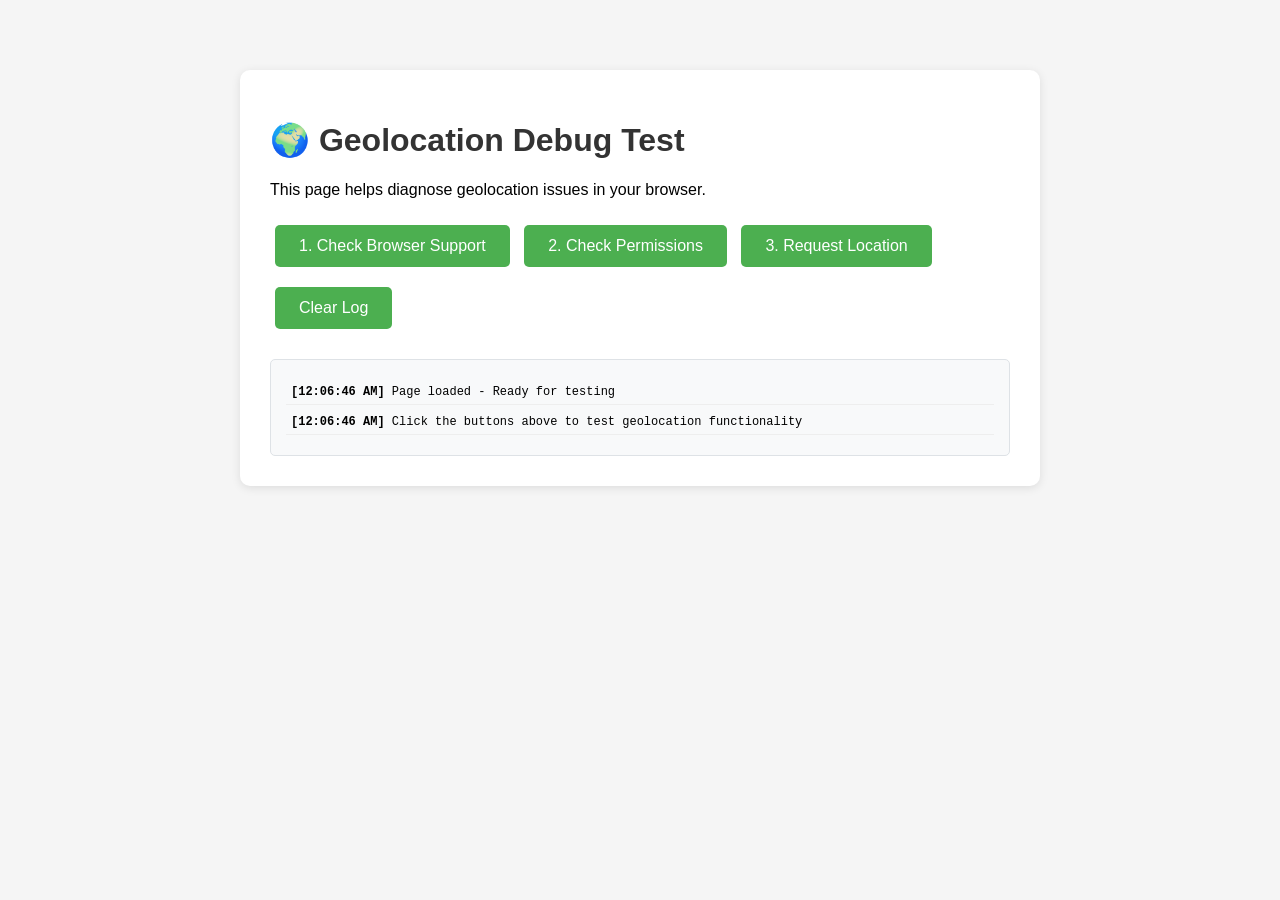
<file: frontend/geolocation-test.html>
<!DOCTYPE html>
<html lang="en">

<head>
    <meta charset="UTF-8">
    <meta name="viewport" content="width=device-width, initial-scale=1.0">
    <title>Geolocation Debug Test</title>
    <style>
        body {
            font-family: Arial, sans-serif;
            max-width: 800px;
            margin: 50px auto;
            padding: 20px;
            background: #f5f5f5;
        }

        .container {
            background: white;
            padding: 30px;
            border-radius: 10px;
            box-shadow: 0 2px 10px rgba(0, 0, 0, 0.1);
        }

        h1 {
            color: #333;
        }

        button {
            background: #4CAF50;
            color: white;
            padding: 12px 24px;
            border: none;
            border-radius: 5px;
            cursor: pointer;
            font-size: 16px;
            margin: 10px 5px;
        }

        button:hover {
            background: #45a049;
        }

        .status {
            margin: 20px 0;
            padding: 15px;
            border-radius: 5px;
            font-weight: bold;
        }

        .success {
            background: #d4edda;
            color: #155724;
            border: 1px solid #c3e6cb;
        }

        .error {
            background: #f8d7da;
            color: #721c24;
            border: 1px solid #f5c6cb;
        }

        .info {
            background: #d1ecf1;
            color: #0c5460;
            border: 1px solid #bee5eb;
        }

        .log {
            background: #f8f9fa;
            border: 1px solid #dee2e6;
            padding: 15px;
            border-radius: 5px;
            margin-top: 20px;
            max-height: 400px;
            overflow-y: auto;
            font-family: 'Courier New', monospace;
            font-size: 12px;
        }

        .log-entry {
            margin: 5px 0;
            padding: 5px;
            border-bottom: 1px solid #eee;
        }
    </style>
</head>

<body>
    <div class="container">
        <h1>🌍 Geolocation Debug Test</h1>
        <p>This page helps diagnose geolocation issues in your browser.</p>

        <div>
            <button onclick="checkSupport()">1. Check Browser Support</button>
            <button onclick="checkPermissions()">2. Check Permissions</button>
            <button onclick="requestLocation()">3. Request Location</button>
            <button onclick="clearLog()">Clear Log</button>
        </div>

        <div id="status"></div>
        <div id="log" class="log"></div>
    </div>

    <script>
        function log(message, type = 'info') {
            const logDiv = document.getElementById('log');
            const timestamp = new Date().toLocaleTimeString();
            const entry = document.createElement('div');
            entry.className = 'log-entry';
            entry.innerHTML = `<strong>[${timestamp}]</strong> ${message}`;
            logDiv.appendChild(entry);
            logDiv.scrollTop = logDiv.scrollHeight;
            console.log(message);
        }

        function showStatus(message, type) {
            const statusDiv = document.getElementById('status');
            statusDiv.className = `status ${type}`;
            statusDiv.textContent = message;
        }

        function clearLog() {
            document.getElementById('log').innerHTML = '';
            document.getElementById('status').innerHTML = '';
        }

        function checkSupport() {
            log('=== Checking Browser Support ===');

            if ('geolocation' in navigator) {
                log('✅ Geolocation API is supported');
                showStatus('✅ Your browser supports geolocation', 'success');
            } else {
                log('❌ Geolocation API is NOT supported');
                showStatus('❌ Your browser does not support geolocation', 'error');
            }

            log(`Browser: ${navigator.userAgent}`);
            log(`Protocol: ${window.location.protocol}`);
            log(`Secure Context: ${window.isSecureContext}`);

            if (window.location.protocol === 'http:' && window.location.hostname !== 'localhost') {
                log('⚠️ WARNING: Geolocation requires HTTPS (except for localhost)');
            }
        }

        async function checkPermissions() {
            log('=== Checking Permissions ===');

            if (!navigator.permissions) {
                log('⚠️ Permissions API not available in this browser');
                showStatus('⚠️ Cannot check permissions (API not available)', 'info');
                return;
            }

            try {
                const result = await navigator.permissions.query({ name: 'geolocation' });
                log(`Permission state: ${result.state}`);

                switch (result.state) {
                    case 'granted':
                        showStatus('✅ Location permission is GRANTED', 'success');
                        break;
                    case 'denied':
                        showStatus('❌ Location permission is DENIED - Enable it in browser settings', 'error');
                        log('To fix: Click the lock/info icon in address bar → Site settings → Location → Allow');
                        break;
                    case 'prompt':
                        showStatus('⚠️ Location permission will be PROMPTED when requested', 'info');
                        break;
                }

                result.addEventListener('change', () => {
                    log(`Permission changed to: ${result.state}`);
                });
            } catch (error) {
                log(`Error checking permissions: ${error.message}`);
                showStatus('❌ Error checking permissions', 'error');
            }
        }

        function requestLocation() {
            log('=== Requesting Location ===');
            showStatus('⏳ Requesting your location...', 'info');

            if (!navigator.geolocation) {
                log('❌ Geolocation not supported');
                showStatus('❌ Geolocation not supported', 'error');
                return;
            }

            const options = {
                enableHighAccuracy: true,
                timeout: 30000,
                maximumAge: 0
            };

            log(`Options: ${JSON.stringify(options)}`);
            log('Calling navigator.geolocation.getCurrentPosition()...');

            navigator.geolocation.getCurrentPosition(
                (position) => {
                    log('✅ SUCCESS! Location received');
                    log(`Latitude: ${position.coords.latitude}`);
                    log(`Longitude: ${position.coords.longitude}`);
                    log(`Accuracy: ±${Math.round(position.coords.accuracy)} meters`);
                    log(`Altitude: ${position.coords.altitude || 'N/A'}`);
                    log(`Speed: ${position.coords.speed || 'N/A'}`);
                    log(`Timestamp: ${new Date(position.timestamp).toLocaleString()}`);

                    showStatus(`✅ Location detected: ${position.coords.latitude.toFixed(6)}, ${position.coords.longitude.toFixed(6)} (±${Math.round(position.coords.accuracy)}m)`, 'success');
                },
                (error) => {
                    log('❌ ERROR occurred');
                    log(`Error code: ${error.code}`);
                    log(`Error message: ${error.message}`);

                    let errorMessage = '';
                    switch (error.code) {
                        case 1:
                            errorMessage = 'PERMISSION_DENIED - User denied location access';
                            log('Fix: Enable location in browser settings');
                            break;
                        case 2:
                            errorMessage = 'POSITION_UNAVAILABLE - Location information unavailable';
                            log('Fix: Check if location services are enabled on your device');
                            break;
                        case 3:
                            errorMessage = 'TIMEOUT - Request timed out';
                            log('Fix: Try again with better signal/connection');
                            break;
                        default:
                            errorMessage = 'UNKNOWN_ERROR';
                    }

                    showStatus(`❌ ${errorMessage}`, 'error');
                },
                options
            );
        }

        // Auto-run basic checks on load
        window.addEventListener('load', () => {
            log('Page loaded - Ready for testing');
            log('Click the buttons above to test geolocation functionality');
        });
    </script>
</body>

</html>
</file>
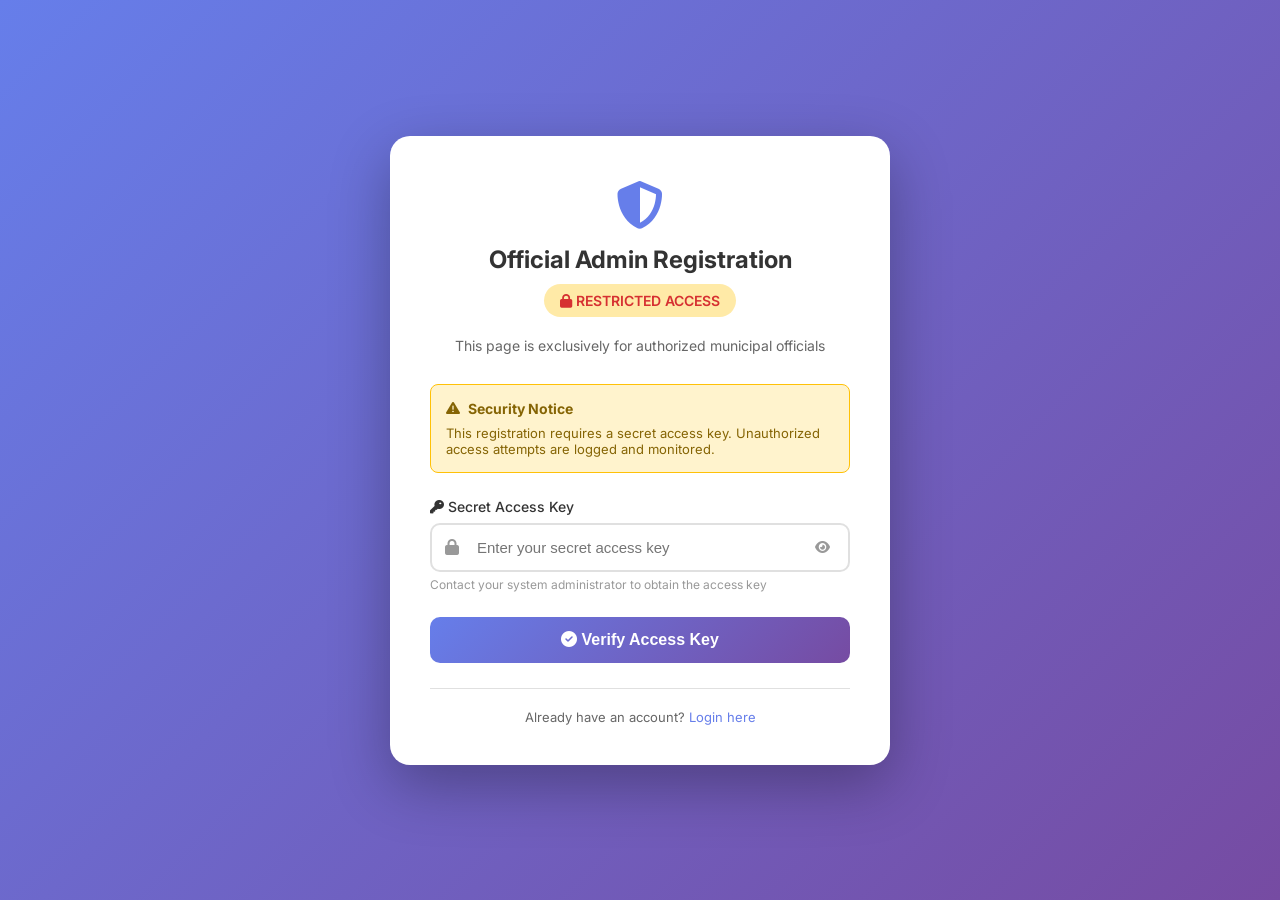
<file: frontend/official-admin-register.html>
<!DOCTYPE html>
<html lang="en">

<head>
    <meta charset="UTF-8">
    <meta name="viewport" content="width=device-width, initial-scale=1.0">
    <title>Official Access Only - CivicFix</title>

    <!-- Font Awesome -->
    <link rel="stylesheet" href="https://cdnjs.cloudflare.com/ajax/libs/font-awesome/6.4.2/css/all.min.css">

    <!-- Google Fonts -->
    <link href="https://fonts.googleapis.com/css2?family=Inter:wght@300;400;500;600;700&display=swap" rel="stylesheet">

    <style>
        * {
            margin: 0;
            padding: 0;
            box-sizing: border-box;
        }

        body {
            font-family: 'Inter', sans-serif;
            background: linear-gradient(135deg, #667eea 0%, #764ba2 100%);
            min-height: 100vh;
            display: flex;
            align-items: center;
            justify-content: center;
            padding: 20px;
        }

        .container {
            background: white;
            border-radius: 20px;
            box-shadow: 0 20px 60px rgba(0, 0, 0, 0.3);
            max-width: 500px;
            width: 100%;
            padding: 40px;
        }

        .header {
            text-align: center;
            margin-bottom: 30px;
        }

        .header .logo {
            font-size: 48px;
            color: #667eea;
            margin-bottom: 10px;
        }

        .header h1 {
            font-size: 24px;
            color: #333;
            margin-bottom: 10px;
        }

        .header .badge {
            display: inline-block;
            background: #ffeaa7;
            color: #d63031;
            padding: 8px 16px;
            border-radius: 20px;
            font-size: 14px;
            font-weight: 600;
            margin-bottom: 20px;
        }

        .header p {
            color: #666;
            font-size: 14px;
        }

        .form-group {
            margin-bottom: 25px;
        }

        label {
            display: block;
            margin-bottom: 8px;
            color: #333;
            font-weight: 500;
            font-size: 14px;
        }

        .input-group {
            position: relative;
        }

        .input-icon {
            position: absolute;
            left: 15px;
            top: 50%;
            transform: translateY(-50%);
            color: #999;
        }

        input {
            width: 100%;
            padding: 14px 14px 14px 45px;
            border: 2px solid #e0e0e0;
            border-radius: 10px;
            font-size: 15px;
            transition: all 0.3s;
        }

        input:focus {
            outline: none;
            border-color: #667eea;
            box-shadow: 0 0 0 3px rgba(102, 126, 234, 0.1);
        }

        .password-toggle {
            position: absolute;
            right: 15px;
            top: 50%;
            transform: translateY(-50%);
            background: none;
            border: none;
            color: #999;
            cursor: pointer;
            padding: 5px;
        }

        .password-toggle:hover {
            color: #667eea;
        }

        .form-hint {
            font-size: 12px;
            color: #999;
            margin-top: 5px;
            display: block;
        }

        .btn {
            width: 100%;
            padding: 14px;
            background: linear-gradient(135deg, #667eea 0%, #764ba2 100%);
            color: white;
            border: none;
            border-radius: 10px;
            font-size: 16px;
            font-weight: 600;
            cursor: pointer;
            transition: transform 0.2s, box-shadow 0.2s;
        }

        .btn:hover {
            transform: translateY(-2px);
            box-shadow: 0 10px 20px rgba(102, 126, 234, 0.3);
        }

        .btn:disabled {
            opacity: 0.6;
            cursor: not-allowed;
            transform: none;
        }

        .alert {
            padding: 12px 16px;
            border-radius: 8px;
            margin-bottom: 20px;
            display: none;
        }

        .alert.show {
            display: block;
        }

        .alert-error {
            background: #fee;
            color: #c00;
            border-left: 4px solid #c00;
        }

        .alert-success {
            background: #efe;
            color: #0a0;
            border-left: 4px solid #0a0;
        }

        .alert-info {
            background: #e7f3ff;
            color: #0066cc;
            border-left: 4px solid #0066cc;
        }

        .security-notice {
            background: #fff3cd;
            border: 1px solid #ffc107;
            border-radius: 8px;
            padding: 15px;
            margin-bottom: 25px;
        }

        .security-notice h4 {
            color: #856404;
            font-size: 14px;
            margin-bottom: 8px;
            display: flex;
            align-items: center;
            gap: 8px;
        }

        .security-notice p {
            color: #856404;
            font-size: 13px;
            margin: 0;
        }

        .step-indicator {
            display: none;
            text-align: center;
            margin-bottom: 25px;
        }

        .step-indicator.show {
            display: block;
        }

        .step-indicator .step {
            display: inline-block;
            width: 30px;
            height: 30px;
            line-height: 30px;
            border-radius: 50%;
            background: #e0e0e0;
            color: #999;
            margin: 0 5px;
            font-size: 14px;
            font-weight: 600;
        }

        .step-indicator .step.active {
            background: #667eea;
            color: white;
        }

        .step-indicator .step.completed {
            background: #10b981;
            color: white;
        }

        #step1,
        #step2 {
            display: none;
        }

        #step1.active,
        #step2.active {
            display: block;
        }

        .footer {
            text-align: center;
            margin-top: 25px;
            padding-top: 20px;
            border-top: 1px solid #e0e0e0;
            font-size: 13px;
            color: #666;
        }
    </style>
</head>

<body>
    <div class="container">
        <div class="header">
            <div class="logo">
                <i class="fas fa-shield-alt"></i>
            </div>
            <h1>Official Admin Registration</h1>
            <div class="badge">
                <i class="fas fa-lock"></i> RESTRICTED ACCESS
            </div>
            <p>This page is exclusively for authorized municipal officials</p>
        </div>

        <div class="security-notice">
            <h4>
                <i class="fas fa-exclamation-triangle"></i>
                Security Notice
            </h4>
            <p>This registration requires a secret access key. Unauthorized access attempts are logged and monitored.
            </p>
        </div>

        <div id="alertContainer"></div>

        <div class="step-indicator" id="stepIndicator">
            <span class="step active" id="stepNum1">1</span>
            <span class="step" id="stepNum2">2</span>
        </div>

        <!-- Step 1: Access Key Verification -->
        <form id="step1" class="active">
            <div class="form-group">
                <label for="accessKey">
                    <i class="fas fa-key"></i> Secret Access Key
                </label>
                <div class="input-group">
                    <span class="input-icon"><i class="fas fa-lock"></i></span>
                    <input type="password" id="accessKey" placeholder="Enter your secret access key" required
                        autocomplete="off">
                    <button type="button" class="password-toggle" onclick="togglePassword('accessKey')">
                        <i class="fas fa-eye"></i>
                    </button>
                </div>
                <span class="form-hint">Contact your system administrator to obtain the access key</span>
            </div>

            <button type="submit" class="btn" id="verifyBtn">
                <i class="fas fa-check-circle"></i> Verify Access Key
            </button>
        </form>

        <!-- Step 2: Admin Registration Form -->
        <form id="step2">
            <h3 style="margin-bottom: 20px; color: #333; font-size: 18px;">
                <i class="fas fa-user-shield"></i> Admin Details
            </h3>

            <div class="form-group">
                <label for="name">Full Name</label>
                <div class="input-group">
                    <span class="input-icon"><i class="fas fa-user"></i></span>
                    <input type="text" id="name" placeholder="Enter your full name" required>
                </div>
            </div>

            <div class="form-group">
                <label for="phone">Phone Number</label>
                <div class="input-group">
                    <span class="input-icon"><i class="fas fa-phone"></i></span>
                    <input type="tel" id="phone" placeholder="10-digit mobile number" maxlength="10" pattern="[0-9]{10}"
                        required>
                </div>
                <span class="form-hint">This will be your login username</span>
            </div>

            <div class="form-group">
                <label for="email">Email Address (Optional)</label>
                <div class="input-group">
                    <span class="input-icon"><i class="fas fa-envelope"></i></span>
                    <input type="email" id="email" placeholder="your.email@example.com">
                </div>
            </div>

            <div class="form-group">
                <label for="department">Department/Organization</label>
                <div class="input-group">
                    <span class="input-icon"><i class="fas fa-building"></i></span>
                    <input type="text" id="department" placeholder="e.g., Municipal Corporation" required>
                </div>
            </div>

            <div class="form-group">
                <label for="password">Password</label>
                <div class="input-group">
                    <span class="input-icon"><i class="fas fa-lock"></i></span>
                    <input type="password" id="password" placeholder="At least 8 characters" minlength="8" required>
                    <button type="button" class="password-toggle" onclick="togglePassword('password')">
                        <i class="fas fa-eye"></i>
                    </button>
                </div>
                <span class="form-hint">Use a strong password with uppercase, lowercase, numbers, and symbols</span>
            </div>

            <div class="form-group">
                <label for="confirmPassword">Confirm Password</label>
                <div class="input-group">
                    <span class="input-icon"><i class="fas fa-lock"></i></span>
                    <input type="password" id="confirmPassword" placeholder="Re-enter your password" minlength="8"
                        required>
                    <button type="button" class="password-toggle" onclick="togglePassword('confirmPassword')">
                        <i class="fas fa-eye"></i>
                    </button>
                </div>
            </div>

            <button type="submit" class="btn" id="registerBtn">
                <i class="fas fa-user-plus"></i> Complete Registration
            </button>
        </form>

        <div class="footer">
            <p>Already have an account? <a href="admin-login.html" style="color: #667eea; text-decoration: none;">Login
                    here</a></p>
        </div>
    </div>

    <script>
        // SECRET ACCESS KEY - Change this to your own secret key
        // In production, this should be validated server-side
        const SECRET_ACCESS_KEY = 'CIVICFIX-ADMIN-2024-SECURE';

        const API_BASE_URL = ['localhost', '127.0.0.1'].includes(window.location.hostname)
            ? `https://${window.location.hostname}:5000/api`
            : '/api';

        let accessGranted = false;

        // Toggle password visibility
        function togglePassword(inputId) {
            const input = document.getElementById(inputId);
            const icon = input.nextElementSibling.querySelector('i');

            if (input.type === 'password') {
                input.type = 'text';
                icon.classList.remove('fa-eye');
                icon.classList.add('fa-eye-slash');
            } else {
                input.type = 'password';
                icon.classList.remove('fa-eye-slash');
                icon.classList.add('fa-eye');
            }
        }

        // Show alert
        function showAlert(message, type = 'info') {
            const container = document.getElementById('alertContainer');
            const alert = document.createElement('div');
            alert.className = `alert alert-${type} show`;
            alert.innerHTML = `<i class="fas fa-${type === 'error' ? 'exclamation-circle' : type === 'success' ? 'check-circle' : 'info-circle'}"></i> ${message}`;
            container.innerHTML = '';
            container.appendChild(alert);

            if (type === 'success') {
                setTimeout(() => alert.remove(), 5000);
            }
        }

        // Step 1: Verify Access Key
        document.getElementById('step1').addEventListener('submit', async (e) => {
            e.preventDefault();

            const accessKey = document.getElementById('accessKey').value.trim();
            const verifyBtn = document.getElementById('verifyBtn');

            verifyBtn.disabled = true;
            verifyBtn.innerHTML = '<i class="fas fa-spinner fa-spin"></i> Verifying...';

            // Simulate verification delay
            await new Promise(resolve => setTimeout(resolve, 1000));

            if (accessKey === SECRET_ACCESS_KEY) {
                accessGranted = true;
                showAlert('✓ Access key verified successfully!', 'success');

                // Move to step 2
                setTimeout(() => {
                    document.getElementById('step1').classList.remove('active');
                    document.getElementById('step2').classList.add('active');
                    document.getElementById('stepIndicator').classList.add('show');
                    document.getElementById('stepNum1').classList.add('completed');
                    document.getElementById('stepNum2').classList.add('active');
                }, 1000);
            } else {
                showAlert('❌ Invalid access key. Access denied.', 'error');
                verifyBtn.disabled = false;
                verifyBtn.innerHTML = '<i class="fas fa-check-circle"></i> Verify Access Key';

                // Log unauthorized attempt (in production, send to server)
                console.warn('Unauthorized access attempt at:', new Date().toISOString());
            }
        });

        // Step 2: Register Admin
        document.getElementById('step2').addEventListener('submit', async (e) => {
            e.preventDefault();

            if (!accessGranted) {
                showAlert('❌ Unauthorized access', 'error');
                return;
            }

            const name = document.getElementById('name').value.trim();
            const phone = document.getElementById('phone').value.trim();
            const email = document.getElementById('email').value.trim();
            const department = document.getElementById('department').value.trim();
            const password = document.getElementById('password').value;
            const confirmPassword = document.getElementById('confirmPassword').value;

            // Validation
            if (!/^[0-9]{10}$/.test(phone)) {
                showAlert('❌ Phone number must be exactly 10 digits', 'error');
                return;
            }

            if (password !== confirmPassword) {
                showAlert('❌ Passwords do not match', 'error');
                return;
            }

            if (password.length < 8) {
                showAlert('❌ Password must be at least 8 characters', 'error');
                return;
            }

            const registerBtn = document.getElementById('registerBtn');
            registerBtn.disabled = true;
            registerBtn.innerHTML = '<i class="fas fa-spinner fa-spin"></i> Registering...';

            try {
                const response = await fetch(`${API_BASE_URL}/auth/register-admin`, {
                    method: 'POST',
                    headers: {
                        'Content-Type': 'application/json'
                    },
                    body: JSON.stringify({
                        name,
                        phone,
                        email: email || undefined,
                        department,
                        password,
                        access_key: SECRET_ACCESS_KEY
                    })
                });

                const data = await response.json();

                if (data.success) {
                    showAlert('✓ Admin registration successful! Redirecting to login...', 'success');
                    setTimeout(() => {
                        window.location.href = 'admin-login.html';
                    }, 2000);
                } else {
                    showAlert(`❌ ${data.message || 'Registration failed'}`, 'error');
                    registerBtn.disabled = false;
                    registerBtn.innerHTML = '<i class="fas fa-user-plus"></i> Complete Registration';
                }
            } catch (error) {
                console.error('Registration error:', error);
                showAlert('❌ Network error. Please try again.', 'error');
                registerBtn.disabled = false;
                registerBtn.innerHTML = '<i class="fas fa-user-plus"></i> Complete Registration';
            }
        });
    </script>
</body>

</html>
</file>
